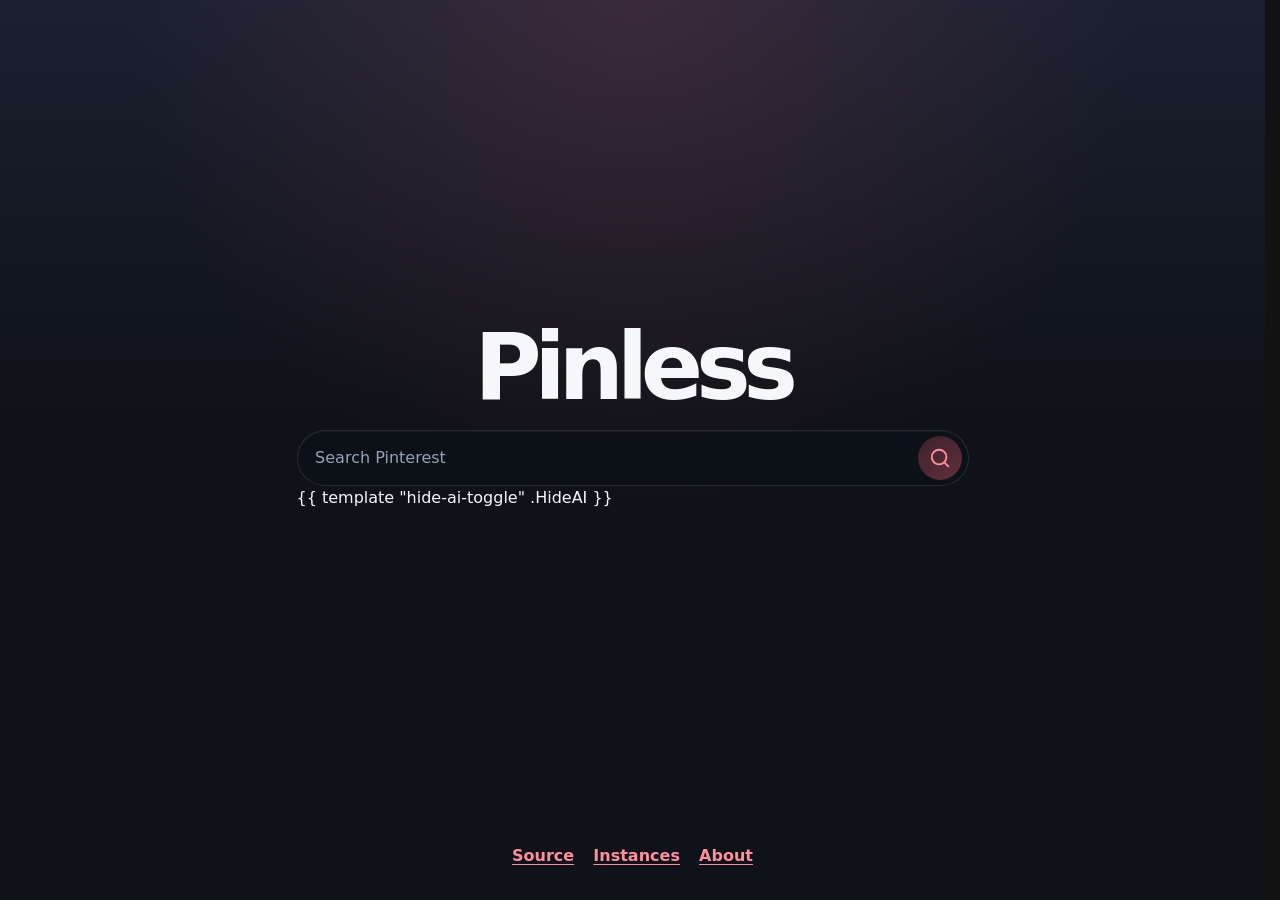
<file: templates/index.html>
<!DOCTYPE html>
<html lang="en">

<head>
    <meta charset="UTF-8">
    <meta name="viewport" content="width=device-width, initial-scale=1.0">
    <meta name="description" content="Pinless is a privacy-focused frontend for browsing public Pinterest content with less tracking.">
    <title>Pinless</title>
    <link rel="icon" href="data:image/svg+xml,<svg xmlns=%22http://www.w3.org/2000/svg%22 viewBox=%220 0 100 100%22><text y=%221em%22 font-size=%2280%22>📌</text></svg>">
    <link rel="stylesheet" href="/static/reset.css">
    <link rel="stylesheet" href="/static/app.css">
</head>

<body>
    <a class="skip-link" href="#main-content">Skip to main content</a>
    <div id="app">
        <main id="main-content" class="hero hero--simple">
            <section class="hero__simple-stack" aria-labelledby="home-title">
                <h1 id="home-title" class="hero__brand">Pinless</h1>
                <div class="hero__search">
                    <form action="/search/pins/" method="GET" class="search-form" role="search">
                        <label class="visually-hidden" for="search">Search for public Pinterest content</label>
                        <div class="search-field">
                            <input
                                id="search"
                                class="search-input"
                                type="search"
                                name="q"
                                placeholder="Search Pinterest"
                                autocomplete="off"
                                autocapitalize="none"
                                spellcheck="false"
                                enterkeyhint="search"
                                required>
                            <button class="search-button" type="submit" aria-label="Search">
                                <svg xmlns="http://www.w3.org/2000/svg" width="22" height="22" viewBox="0 0 24 24"
                                    fill="none" stroke="currentColor" stroke-width="2" stroke-linecap="round"
                                    stroke-linejoin="round" aria-hidden="true">
                                    <circle cx="11" cy="11" r="8"></circle>
                                    <path d="m21 21-4.3-4.3"></path>
                                </svg>
                            </button>
                        </div>
                        {{ template "hide-ai-toggle" .HideAI }}
                    </form>
                </div>
            </section>
            <nav class="meta-links hero__footer" aria-label="Project links">
                <a href="https://github.com/Lost-Saint/pinless" target="_blank" rel="noopener noreferrer">Source</a>
                <a href="https://github.com/Lost-Saint/pinless/blob/main/INSTANCES.md" target="_blank" rel="noopener noreferrer">Instances</a>
                <a href="/about">About</a>
            </nav>
        </main>
    </div>
</body>

</html>
</file>
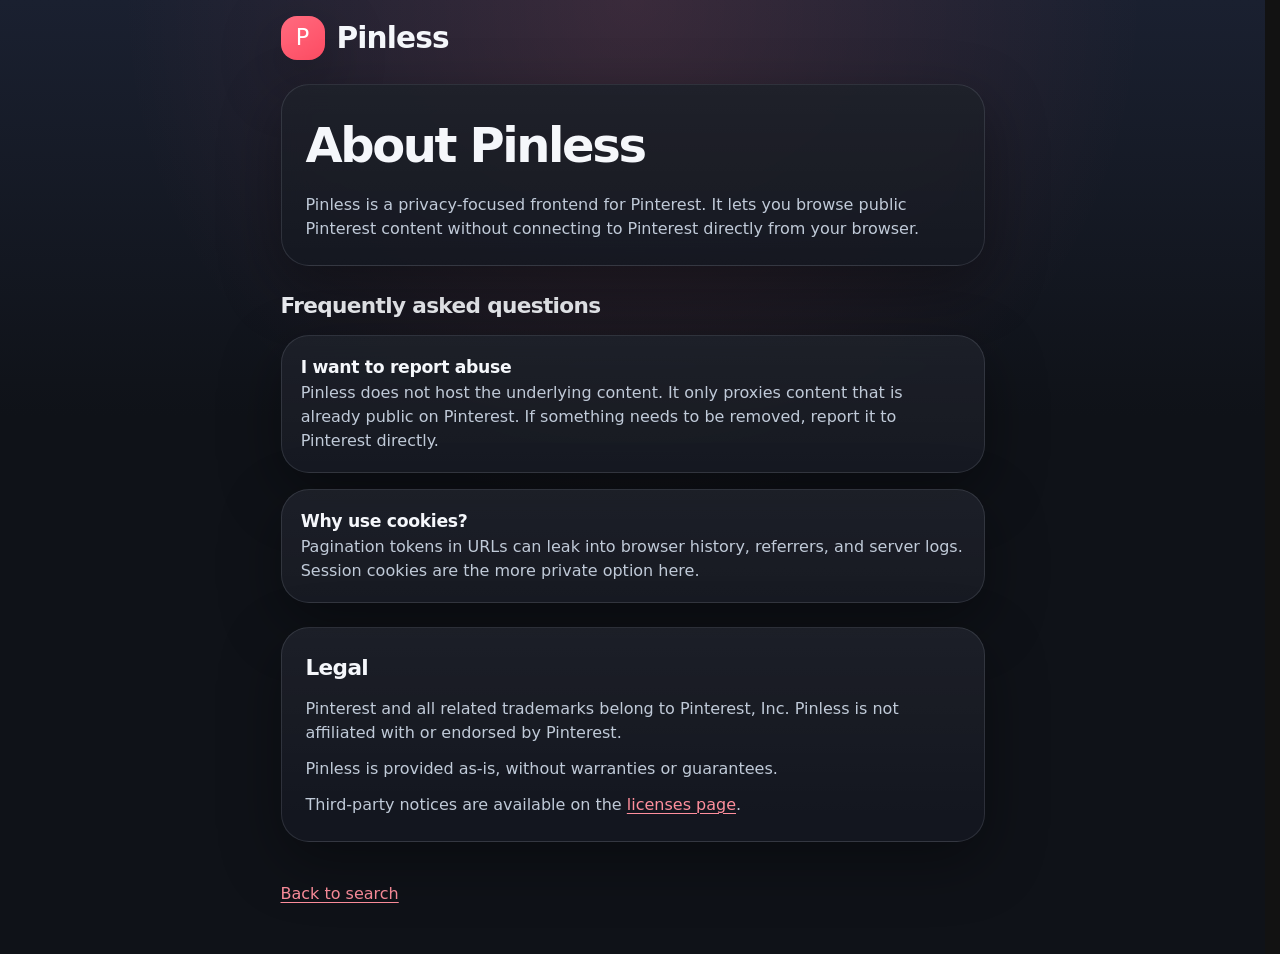
<file: templates/about.html>
<!DOCTYPE html>
<html lang="en">

<head>
    <meta charset="UTF-8">
    <meta name="viewport" content="width=device-width, initial-scale=1.0">
    <meta name="description" content="About Pinless, a privacy-focused frontend for browsing public Pinterest content.">
    <title>About - Pinless</title>
    <link rel="icon" href="data:image/svg+xml,<svg xmlns=%22http://www.w3.org/2000/svg%22 viewBox=%220 0 100 100%22><text y=%221em%22 font-size=%2280%22>📌</text></svg>">
    <link rel="stylesheet" href="/static/reset.css">
    <link rel="stylesheet" href="/static/app.css">
</head>

<body>
    <a class="skip-link" href="#main-content">Skip to main content</a>
    <div id="app">
        <div class="page-shell page-shell--narrow">
            <header class="site-header">
                <a class="brand" href="/" aria-label="Go to the Pinless home page">
                    <span class="brand__mark" aria-hidden="true">P</span>
                    <span class="brand__text">Pinless</span>
                </a>
            </header>

            <main id="main-content" class="prose">
                <section class="panel panel--padded prose-section" aria-labelledby="about-title">
                    <h1 id="about-title">About Pinless</h1>
                    <p>
                        Pinless is a privacy-focused frontend for Pinterest. It lets you browse public Pinterest
                        content without connecting to Pinterest directly from your browser.
                    </p>
                </section>

                <section class="prose-section" aria-labelledby="faq-title">
                    <h2 id="faq-title">Frequently asked questions</h2>
                    <div class="faq-list">
                        <article class="panel faq-card">
                            <h3>I want to report abuse</h3>
                            <p>
                                Pinless does not host the underlying content. It only proxies content that is already
                                public on Pinterest. If something needs to be removed, report it to Pinterest directly.
                            </p>
                        </article>
                        <article class="panel faq-card">
                            <h3>Why use cookies?</h3>
                            <p>
                                Pagination tokens in URLs can leak into browser history, referrers, and server logs.
                                Session cookies are the more private option here.
                            </p>
                        </article>
                    </div>
                </section>

                <section class="panel panel--padded prose-section" aria-labelledby="legal-title">
                    <h2 id="legal-title">Legal</h2>
                    <p>
                        Pinterest and all related trademarks belong to Pinterest, Inc. Pinless is not affiliated with
                        or endorsed by Pinterest.
                    </p>
                    <p>
                        Pinless is provided as-is, without warranties or guarantees.
                    </p>
                    <p>
                        Third-party notices are available on the <a href="/licenses">licenses page</a>.
                    </p>
                </section>

                <nav class="footer-links" aria-label="Secondary">
                    <a href="/">Back to search</a>
                </nav>
            </main>
        </div>
    </div>
</body>

</html>
</file>
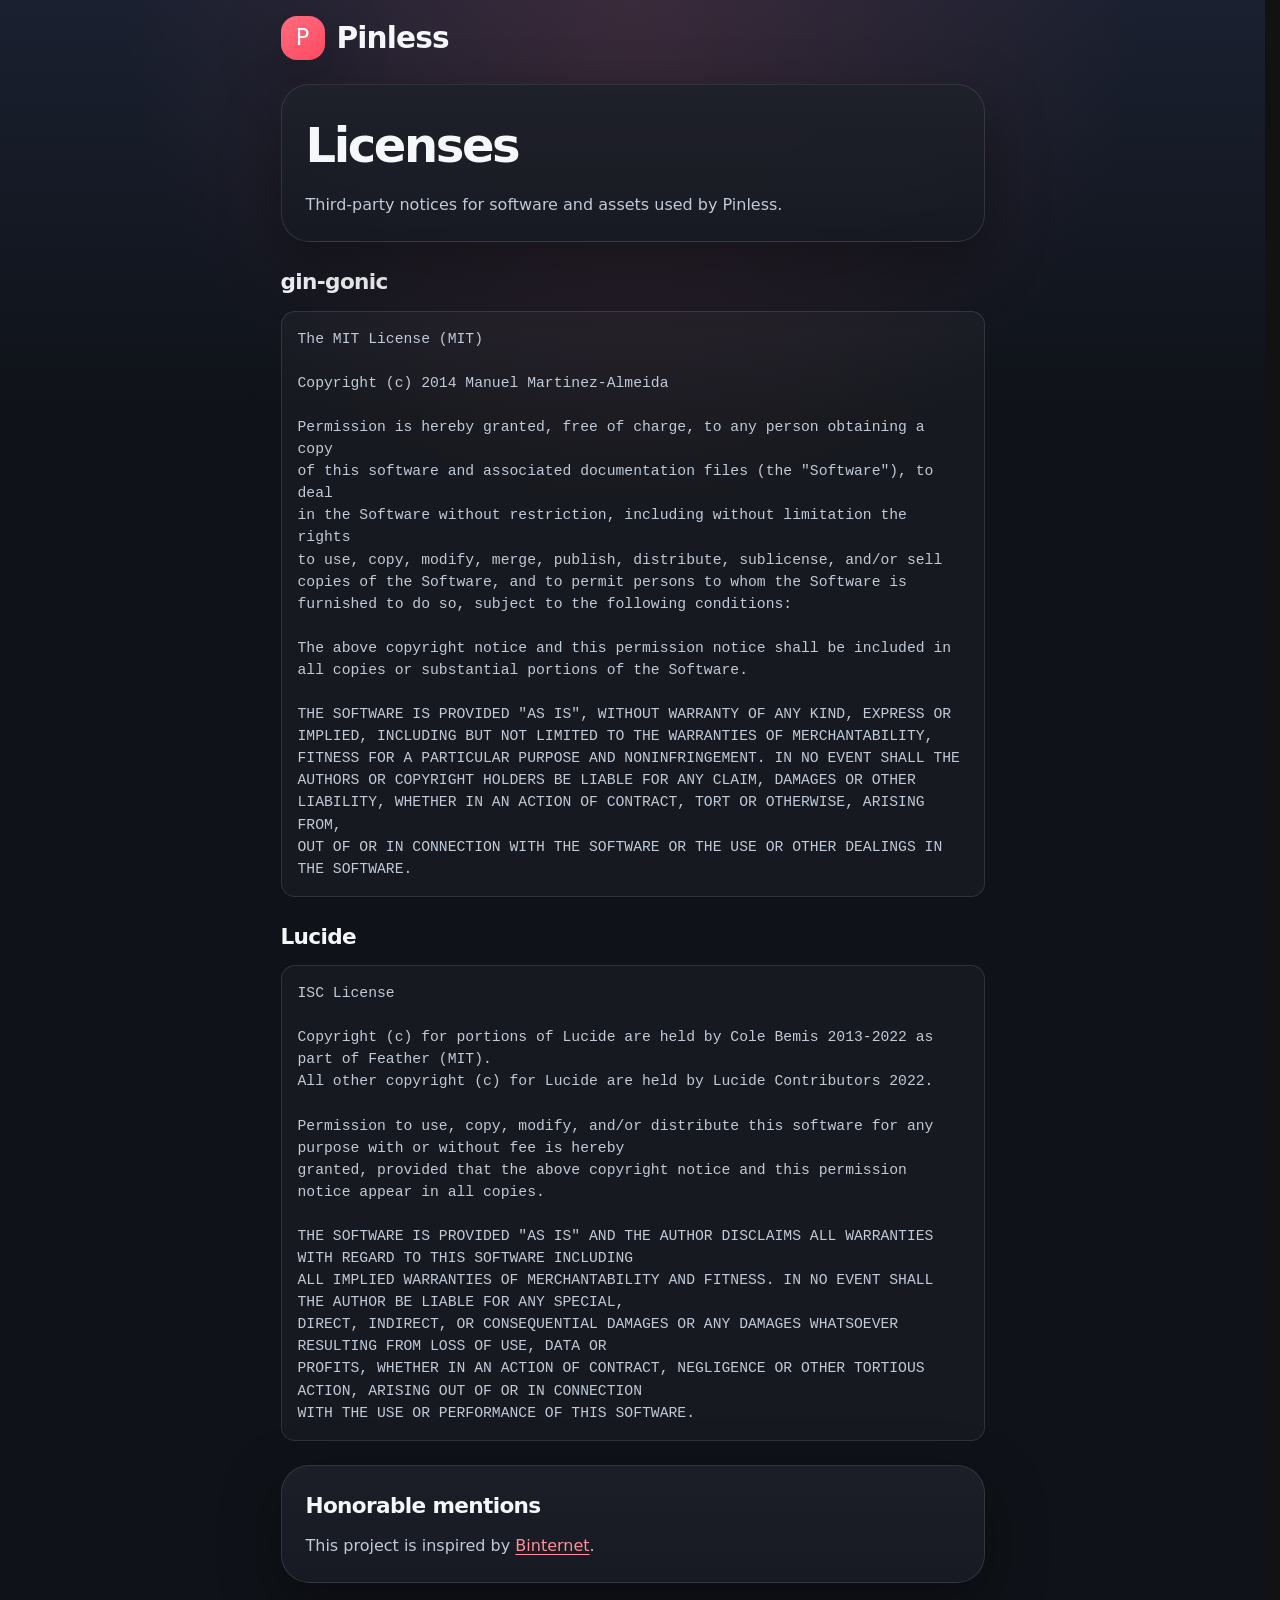
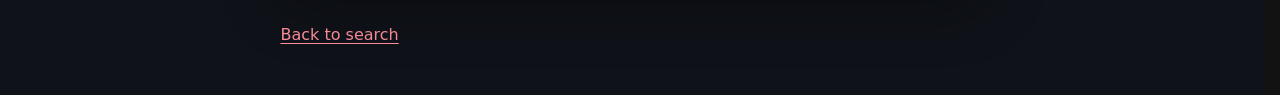
<file: templates/licenses.html>
<!DOCTYPE html>
<html lang="en">

<head>
    <meta charset="UTF-8">
    <meta name="viewport" content="width=device-width, initial-scale=1.0">
    <meta name="description" content="Third-party licenses for Pinless.">
    <title>Licenses - Pinless</title>
    <link rel="icon" href="data:image/svg+xml,<svg xmlns=%22http://www.w3.org/2000/svg%22 viewBox=%220 0 100 100%22><text y=%221em%22 font-size=%2280%22>📌</text></svg>">
    <link rel="stylesheet" href="/static/reset.css">
    <link rel="stylesheet" href="/static/app.css">
</head>

<body>
    <a class="skip-link" href="#main-content">Skip to main content</a>
    <div id="app">
        <div class="page-shell page-shell--narrow">
            <header class="site-header">
                <a class="brand" href="/" aria-label="Go to the Pinless home page">
                    <span class="brand__mark" aria-hidden="true">P</span>
                    <span class="brand__text">Pinless</span>
                </a>
            </header>

            <main id="main-content" class="prose" aria-labelledby="licenses-title">
                <section class="panel panel--padded prose-section">
                    <h1 id="licenses-title">Licenses</h1>
                    <p>Third-party notices for software and assets used by Pinless.</p>
                </section>

                <section class="license-block" aria-labelledby="gin-license-title">
                    <h2 id="gin-license-title">gin-gonic</h2>
                    <pre class="license-text">The MIT License (MIT)

Copyright (c) 2014 Manuel Martinez-Almeida

Permission is hereby granted, free of charge, to any person obtaining a copy
of this software and associated documentation files (the "Software"), to deal
in the Software without restriction, including without limitation the rights
to use, copy, modify, merge, publish, distribute, sublicense, and/or sell
copies of the Software, and to permit persons to whom the Software is
furnished to do so, subject to the following conditions:

The above copyright notice and this permission notice shall be included in
all copies or substantial portions of the Software.

THE SOFTWARE IS PROVIDED "AS IS", WITHOUT WARRANTY OF ANY KIND, EXPRESS OR
IMPLIED, INCLUDING BUT NOT LIMITED TO THE WARRANTIES OF MERCHANTABILITY,
FITNESS FOR A PARTICULAR PURPOSE AND NONINFRINGEMENT. IN NO EVENT SHALL THE
AUTHORS OR COPYRIGHT HOLDERS BE LIABLE FOR ANY CLAIM, DAMAGES OR OTHER
LIABILITY, WHETHER IN AN ACTION OF CONTRACT, TORT OR OTHERWISE, ARISING FROM,
OUT OF OR IN CONNECTION WITH THE SOFTWARE OR THE USE OR OTHER DEALINGS IN
THE SOFTWARE.</pre>
                </section>

                <section class="license-block" aria-labelledby="lucide-license-title">
                    <h2 id="lucide-license-title">Lucide</h2>
                    <pre class="license-text">ISC License

Copyright (c) for portions of Lucide are held by Cole Bemis 2013-2022 as part of Feather (MIT).
All other copyright (c) for Lucide are held by Lucide Contributors 2022.

Permission to use, copy, modify, and/or distribute this software for any purpose with or without fee is hereby
granted, provided that the above copyright notice and this permission notice appear in all copies.

THE SOFTWARE IS PROVIDED "AS IS" AND THE AUTHOR DISCLAIMS ALL WARRANTIES WITH REGARD TO THIS SOFTWARE INCLUDING
ALL IMPLIED WARRANTIES OF MERCHANTABILITY AND FITNESS. IN NO EVENT SHALL THE AUTHOR BE LIABLE FOR ANY SPECIAL,
DIRECT, INDIRECT, OR CONSEQUENTIAL DAMAGES OR ANY DAMAGES WHATSOEVER RESULTING FROM LOSS OF USE, DATA OR
PROFITS, WHETHER IN AN ACTION OF CONTRACT, NEGLIGENCE OR OTHER TORTIOUS ACTION, ARISING OUT OF OR IN CONNECTION
WITH THE USE OR PERFORMANCE OF THIS SOFTWARE.</pre>
                </section>

                <section class="panel panel--padded prose-section" aria-labelledby="credits-title">
                    <h2 id="credits-title">Honorable mentions</h2>
                    <p>This project is inspired by <a href="https://github.com/Ahwxorg/binternet/" target="_blank" rel="noopener noreferrer">Binternet</a>.</p>
                </section>

                <nav class="footer-links" aria-label="Secondary">
                    <a href="/">Back to search</a>
                </nav>
            </main>
        </div>
    </div>
</body>

</html>
</file>
<file: static/app.css>
:root {
    color-scheme: dark;
    --color-bg: #0f1218;
    --color-bg-accent: #1a2030;
    --color-surface: rgba(20, 24, 33, 0.9);
    --color-surface-strong: #1d2430;
    --color-surface-soft: #252f3d;
    --color-border: rgba(217, 226, 240, 0.12);
    --color-text: #f5f7fb;
    --color-text-muted: #c0cad8;
    --color-text-soft: #95a4b8;
    --color-accent: #ff6b7f;
    --color-accent-strong: #ff8f9d;
    --color-focus: #9bd0ff;
    --shadow-lg: 0 20px 60px rgba(0, 0, 0, 0.35);
    --radius-sm: 0.875rem;
    --radius-md: 1.25rem;
    --radius-lg: 1.75rem;
    --site-width: min(72rem, calc(100vw - 2rem));
    --reading-width: min(44rem, calc(100vw - 2rem));
}

html {
    background:
        radial-gradient(circle at top, rgba(255, 107, 127, 0.14), transparent 32rem),
        linear-gradient(180deg, var(--color-bg-accent) 0%, var(--color-bg) 26rem);
    color: var(--color-text);
    font-family: "Aptos", "Segoe UI Variable", "Segoe UI", system-ui, sans-serif;
    scroll-behavior: smooth;
}

body {
    background: transparent;
    color: inherit;
}

#app {
    min-block-size: 100svh;
}

a {
    color: var(--color-accent-strong);
    text-decoration-thickness: 0.08em;
    text-underline-offset: 0.18em;
}

a:hover {
    color: #ffd4da;
}

button,
input,
textarea,
select {
    border: 0;
}

button {
    color: inherit;
}

.skip-link {
    position: absolute;
    inset-block-start: 1rem;
    inset-inline-start: 1rem;
    z-index: 100;
    padding: 0.75rem 1rem;
    border-radius: 999px;
    background: var(--color-text);
    color: #081018;
    font-weight: 700;
    text-decoration: none;
    transform: translateY(-160%);
    transition: transform 0.2s ease;
}

.skip-link:focus-visible {
    transform: translateY(0);
}

.page-shell {
    width: var(--site-width);
    margin-inline: auto;
    padding-block: 1rem 3rem;
}

.page-shell--narrow {
    width: var(--reading-width);
}

.site-header {
    display: flex;
    flex-wrap: wrap;
    align-items: center;
    justify-content: space-between;
    gap: 1rem;
    margin-block-end: 1.5rem;
}

.brand {
    display: inline-flex;
    align-items: center;
    gap: 0.75rem;
    color: var(--color-text);
    text-decoration: none;
}

.brand__mark {
    display: inline-grid;
    place-items: center;
    inline-size: 2.75rem;
    block-size: 2.75rem;
    border-radius: 1rem;
    background: linear-gradient(145deg, var(--color-accent) 0%, #ff4c63 100%);
    color: #fff;
    font-size: 1.4rem;
    box-shadow: var(--shadow-lg);
}

.brand__text {
    font-size: clamp(1.4rem, 3vw, 1.85rem);
    font-weight: 800;
    letter-spacing: -0.03em;
}

.site-search {
    flex: 1 1 20rem;
    max-inline-size: 34rem;
}

.search-form {
    width: 100%;
}

.search-field {
    position: relative;
}

.search-input {
    inline-size: 100%;
    min-block-size: 3.5rem;
    padding: 0.9rem 4rem 0.9rem 1.1rem;
    border: 1px solid var(--color-border);
    border-radius: 999px;
    background: rgba(13, 17, 24, 0.9);
    color: var(--color-text);
    box-shadow: inset 0 1px 0 rgba(255, 255, 255, 0.04);
}

.search-input::placeholder {
    color: var(--color-text-soft);
}

.search-input:-webkit-autofill,
.search-input:-webkit-autofill:hover,
.search-input:-webkit-autofill:focus,
.search-input:-webkit-autofill:active {
    -webkit-box-shadow: 0 0 0 1000px rgba(13, 17, 24, 0.96) inset !important;
    -webkit-text-fill-color: var(--color-text) !important;
    caret-color: var(--color-text);
}

.search-button {
    position: absolute;
    inset-inline-end: 0.4rem;
    inset-block-start: 50%;
    display: inline-grid;
    place-items: center;
    inline-size: 2.75rem;
    block-size: 2.75rem;
    border-radius: 999px;
    background: linear-gradient(145deg, rgba(255, 107, 127, 0.2), rgba(255, 107, 127, 0.35));
    color: var(--color-accent-strong);
    cursor: pointer;
    transform: translateY(-50%);
    transition: background-color 0.2s ease, color 0.2s ease, transform 0.2s ease;
}

.search-button:hover {
    color: #fff;
    background: linear-gradient(145deg, rgba(255, 107, 127, 0.45), rgba(255, 107, 127, 0.7));
}

.hero {
    min-block-size: 100svh;
    display: grid;
    place-items: center;
    padding: 1rem;
}

.hero--simple {
    display: flex;
    flex-direction: column;
    align-items: center;
    gap: 1.5rem;
    padding-inline: 1rem;
}

.hero__panel,
.panel {
    border: 1px solid var(--color-border);
    border-radius: var(--radius-lg);
    background:
        linear-gradient(180deg, rgba(255, 255, 255, 0.04), transparent 12rem),
        var(--color-surface);
    backdrop-filter: blur(14px);
    box-shadow: var(--shadow-lg);
}

.panel--padded {
    padding: 1.5rem;
}

.hero__panel {
    width: min(42rem, calc(100vw - 2rem));
    padding: clamp(1.5rem, 5vw, 3rem);
}

.hero__simple-stack {
    display: grid;
    justify-items: center;
    gap: 1.25rem;
    width: min(42rem, calc(100vw - 2rem));
    margin-block: auto;
}

.hero__brand {
    font-size: clamp(3.5rem, 12vw, 5.75rem);
    line-height: 0.92;
    letter-spacing: -0.08em;
    font-weight: 800;
}

.hero__search {
    width: 100%;
}

.hero__links {
    justify-content: center;
}

.hero__footer {
    width: min(42rem, calc(100vw - 2rem));
    justify-content: center;
    padding-block-end: 1rem;
}

.eyebrow {
    display: inline-flex;
    align-items: center;
    gap: 0.5rem;
    margin-block-end: 1rem;
    color: var(--color-text-muted);
    font-size: 0.92rem;
    letter-spacing: 0.04em;
    text-transform: uppercase;
}

.hero__title {
    font-size: clamp(2.4rem, 9vw, 4.5rem);
    line-height: 0.95;
    letter-spacing: -0.06em;
}

.hero__lede {
    max-inline-size: 38rem;
    margin-block: 1rem 1.5rem;
    color: var(--color-text-muted);
    font-size: 1.05rem;
}

.hero__actions {
    margin-block-end: 1.25rem;
}

.meta-links {
    display: flex;
    flex-wrap: wrap;
    gap: 0.9rem 1.2rem;
    color: var(--color-text-soft);
}

.meta-links a {
    font-weight: 600;
}

.content-stack {
    display: grid;
    gap: 1.5rem;
}

.results-meta,
.pin-meta-row {
    display: flex;
    flex-wrap: wrap;
    align-items: center;
    justify-content: space-between;
    gap: 1rem;
}

.section-heading {
    font-size: clamp(1.4rem, 3vw, 1.9rem);
    letter-spacing: -0.03em;
}

.section-subtitle {
    color: var(--color-text-muted);
}

.pin-grid {
    columns: 15rem;
    column-gap: 1rem;
    padding: 0;
}

.pin-grid__item {
    break-inside: avoid;
    margin-block-end: 1rem;
}

.pin-card {
    display: block;
    border-radius: var(--radius-md);
    overflow: clip;
    background: var(--color-surface-strong);
    border: 1px solid var(--color-border);
    box-shadow: 0 8px 24px rgba(0, 0, 0, 0.24);
    text-decoration: none;
    transition: transform 0.2s ease, box-shadow 0.2s ease, border-color 0.2s ease;
}

.pin-card:hover {
    transform: translateY(-2px);
    border-color: rgba(255, 143, 157, 0.35);
    box-shadow: 0 16px 34px rgba(0, 0, 0, 0.28);
}

.pin-card--plain {
    background: transparent;
    border: 0;
    box-shadow: none;
}

.pin-card--plain:hover {
    transform: none;
    border-color: transparent;
    box-shadow: none;
}

.pin-card__image {
    width: 100%;
    border-radius: inherit;
}

.pin-card__fallback {
    display: none;
    place-items: center;
    min-block-size: 5rem;
    padding: 1rem;
    border: 1px solid var(--color-border);
    border-radius: inherit;
    background: rgba(255, 255, 255, 0.04);
    color: var(--color-text-soft);
    font-size: 0.92rem;
    text-align: center;
}

.pin-card.is-broken .pin-card__image {
    display: none;
}

.pin-card.is-broken .pin-card__fallback {
    display: grid;
}

.pin-grid--results {
    column-gap: 0.85rem;
}

.pin-grid--results .pin-grid__item {
    margin-block-end: 0.85rem;
}

.pin-grid--results .pin-card__image {
    border-radius: 1rem;
}

.pin-detail-layout {
    display: grid;
    gap: 1rem;
}

.back-link {
    display: inline-flex;
    align-items: center;
    gap: 0.5rem;
    color: var(--color-text-muted);
    font-weight: 700;
    text-decoration: none;
}

.back-link:hover {
    color: var(--color-text);
}

.pin-detail-card {
    overflow: clip;
}

.pin-detail-card__image {
    width: 100%;
    max-block-size: 70svh;
    object-fit: contain;
    background: rgba(0, 0, 0, 0.12);
}

.pin-detail-card__body {
    display: grid;
    gap: 0.85rem;
    padding: clamp(1.25rem, 3vw, 2rem);
}

.pin-detail-title {
    font-size: clamp(1.8rem, 4vw, 2.5rem);
    letter-spacing: -0.04em;
}

.pin-detail-description {
    color: var(--color-text-muted);
    font-size: 1.02rem;
}

.pin-detail-byline {
    color: var(--color-text-soft);
    font-size: 0.95rem;
}

.pagination {
    display: flex;
    justify-content: center;
}

.pagination__link {
    display: inline-flex;
    align-items: center;
    justify-content: center;
    min-inline-size: 12rem;
    min-block-size: 3rem;
    padding-inline: 1.2rem;
    border: 1px solid var(--color-border);
    border-radius: 999px;
    background: rgba(255, 255, 255, 0.03);
    color: var(--color-text);
    font-weight: 700;
    text-decoration: none;
}

.pagination__link:hover {
    background: rgba(255, 255, 255, 0.08);
}

.empty-state,
.error-panel {
    padding: 1.25rem;
    border: 1px solid var(--color-border);
    border-radius: var(--radius-md);
    background: rgba(255, 255, 255, 0.03);
}

.empty-state {
    text-align: center;
    color: var(--color-text-muted);
}

.error-panel {
    display: grid;
    gap: 0.75rem;
    border-color: rgba(255, 107, 127, 0.35);
    background: rgba(95, 14, 28, 0.25);
}

.error-panel__title {
    font-size: 1.1rem;
}

.error-panel__meta {
    color: var(--color-text-muted);
}

.error-panel pre {
    overflow-x: auto;
    padding: 0.875rem;
    border-radius: var(--radius-sm);
    background: rgba(0, 0, 0, 0.25);
    color: #ffe8ec;
    font-size: 0.92rem;
}

.prose {
    display: grid;
    gap: 1.5rem;
}

.prose h1 {
    font-size: clamp(2rem, 5vw, 3rem);
    letter-spacing: -0.05em;
}

.prose h2 {
    font-size: 1.35rem;
    letter-spacing: -0.03em;
}

.prose h3 {
    font-size: 1.08rem;
    letter-spacing: -0.02em;
}

.prose p,
.prose li {
    color: var(--color-text-muted);
}

.prose-section {
    display: grid;
    gap: 0.75rem;
}

.faq-list {
    display: grid;
    gap: 1rem;
}

.faq-card {
    padding: 1.2rem;
}

.license-block {
    display: grid;
    gap: 0.75rem;
}

.license-text {
    white-space: pre-wrap;
    padding: 1rem;
    border-radius: var(--radius-sm);
    background: rgba(255, 255, 255, 0.03);
    border: 1px solid var(--color-border);
    color: var(--color-text-muted);
    font-family: ui-monospace, "SFMono-Regular", "SF Mono", Consolas, monospace;
    font-size: 0.92rem;
}

.footer-links {
    display: flex;
    flex-wrap: wrap;
    gap: 0.75rem 1rem;
    padding-block-start: 1rem;
    color: var(--color-text-soft);
}

@media (max-width: 48rem) {
    .site-header {
        align-items: stretch;
    }

    .site-search {
        max-inline-size: none;
    }

    .brand__text {
        font-size: 1.45rem;
    }

    .pin-grid {
        columns: 12rem;
    }
}

@media (max-width: 36rem) {
    .page-shell {
        width: min(100vw - 1rem, 100%);
        padding-block: 0.75rem 2rem;
    }

    .hero__panel,
    .panel {
        border-radius: 1.35rem;
    }

    .pin-grid {
        columns: 1;
    }
}

.filter-toggle {
    display: inline-flex;
    align-items: center;
    gap: 0.5rem;
    margin-block-start: 0.6rem;
    padding-inline-start: 0.4rem;
    color: var(--color-text-soft);
    font-size: 0.9rem;
    cursor: pointer;
    user-select: none;
}

.filter-toggle input {
    accent-color: var(--color-accent);
    cursor: pointer;
}

.filter-toggle:hover {
    color: var(--color-text-muted);
}
</file>
